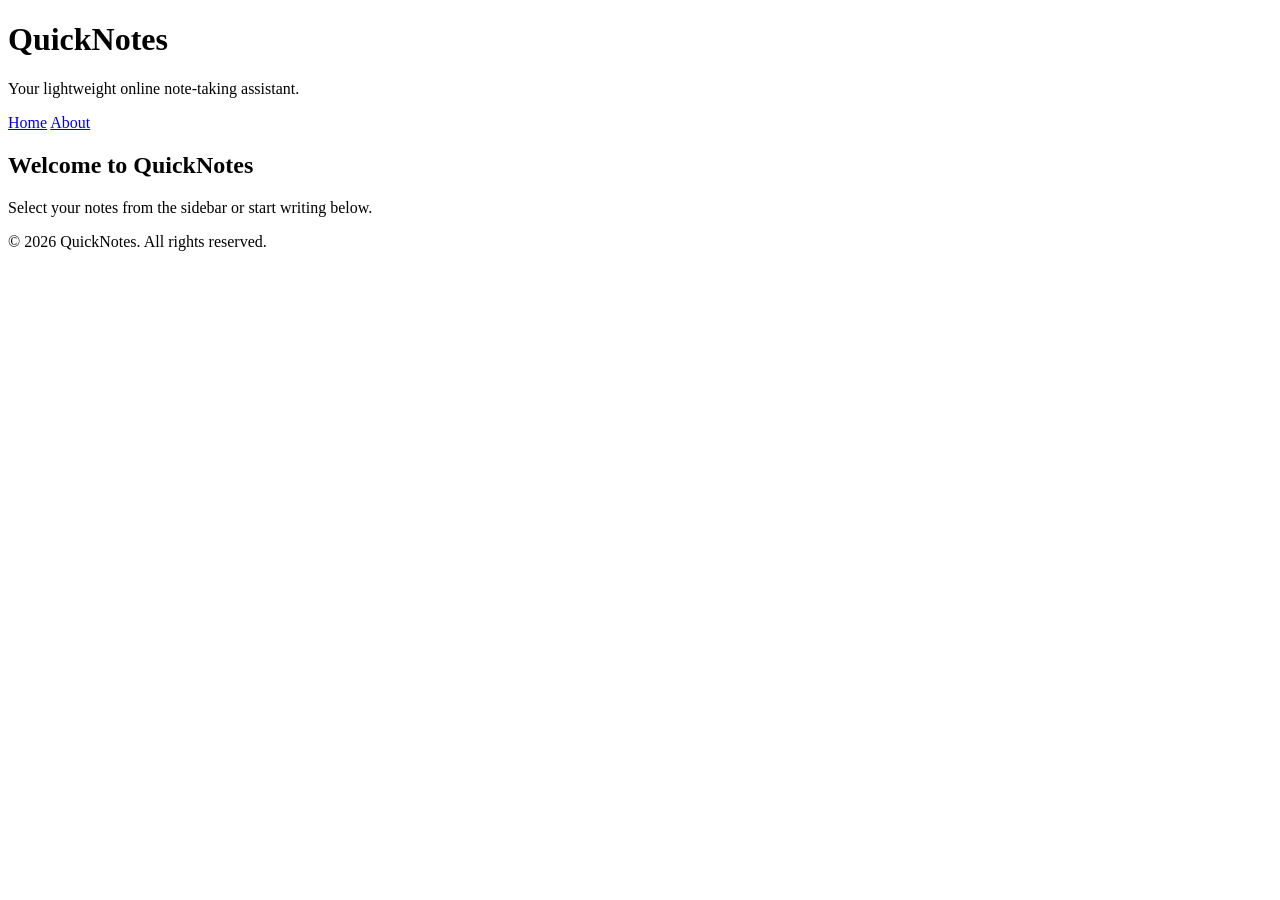
<file: Day 1/index.html>
<!DOCTYPE html>
<html lang="en">
<head>
  <meta charset="UTF-8">
    <meta name="viewport" content="width=device-width, initial-scale=1.0">
      <title>QuickNotes - Home</title>
      </head>
      <body>

        <header>
            <h1>QuickNotes</h1>
                <p>Your lightweight online note-taking assistant.</p>
                    <nav>
                          <a href="index.html">Home</a>
                                <a href="about.html">About</a>
                                    </nav>
                                      </header>

                                        <main>
                                            <h2>Welcome to QuickNotes</h2>
                                                <p>Select your notes from the sidebar or start writing below.</p>
                                                  </main>

                                                    <footer>
                                                        <p>&copy; 2026 QuickNotes. All rights reserved.</p>
                                                          </footer>

                                                          </body>
                                                          </html>
</file>
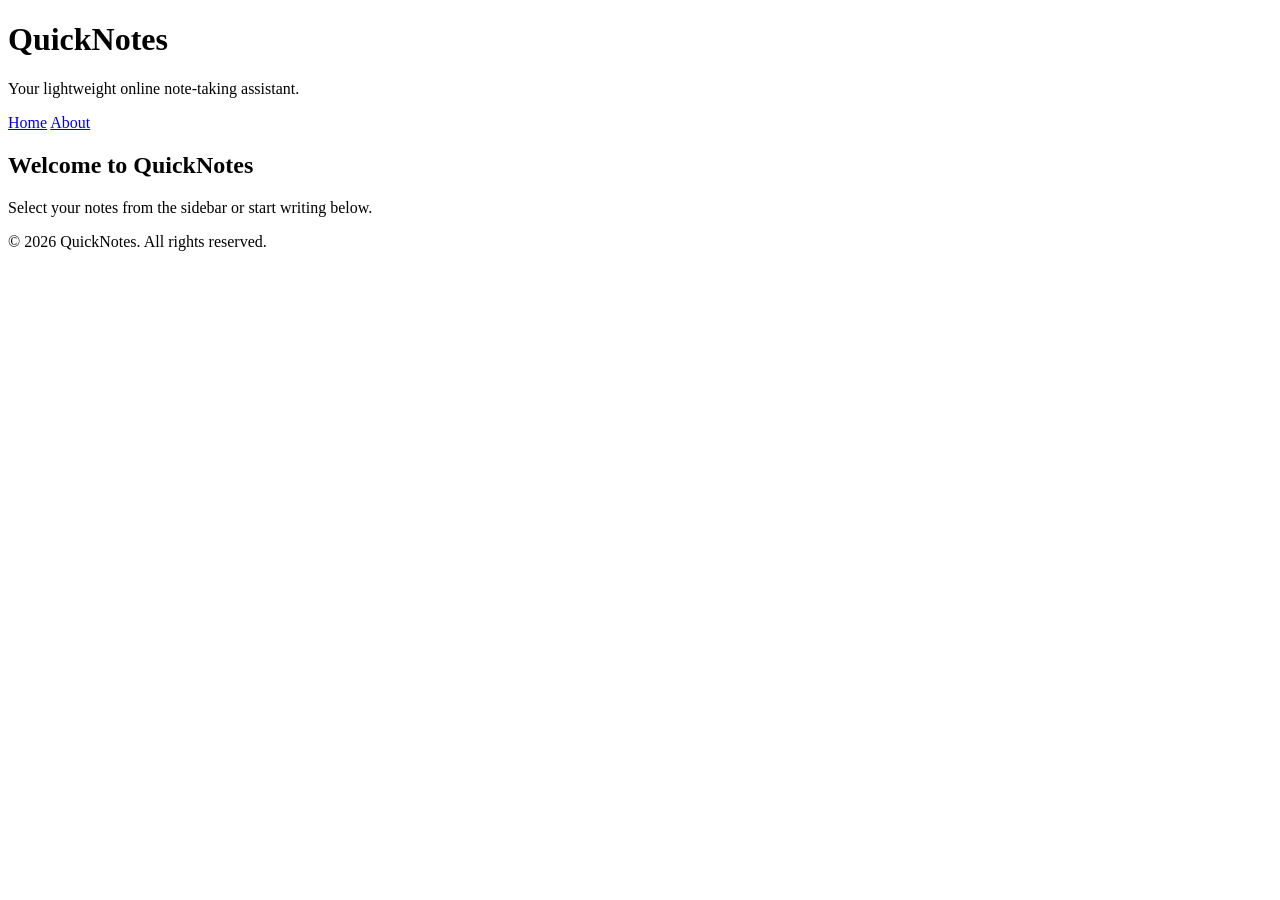
<file: day1/index.html>
<!DOCTYPE html>
<html lang="en">
<head>
  <meta charset="UTF-8">
    <meta name="viewport" content="width=device-width, initial-scale=1.0">
      <title>QuickNotes - Home</title>
      </head>
      <body>

        <header>
            <h1>QuickNotes</h1>
                <p>Your lightweight online note-taking assistant.</p>
                    <nav>
                          <a href="index.html">Home</a>
                                <a href="about.html">About</a>
                                    </nav>
                                      </header>

                                        <main>
                                            <h2>Welcome to QuickNotes</h2>
                                                <p>Select your notes from the sidebar or start writing below.</p>
                                                  </main>

                                                    <footer>
                                                        <p>&copy; 2026 QuickNotes. All rights reserved.</p>
                                                          </footer>

                                                          </body>
                                                          </html>
</file>
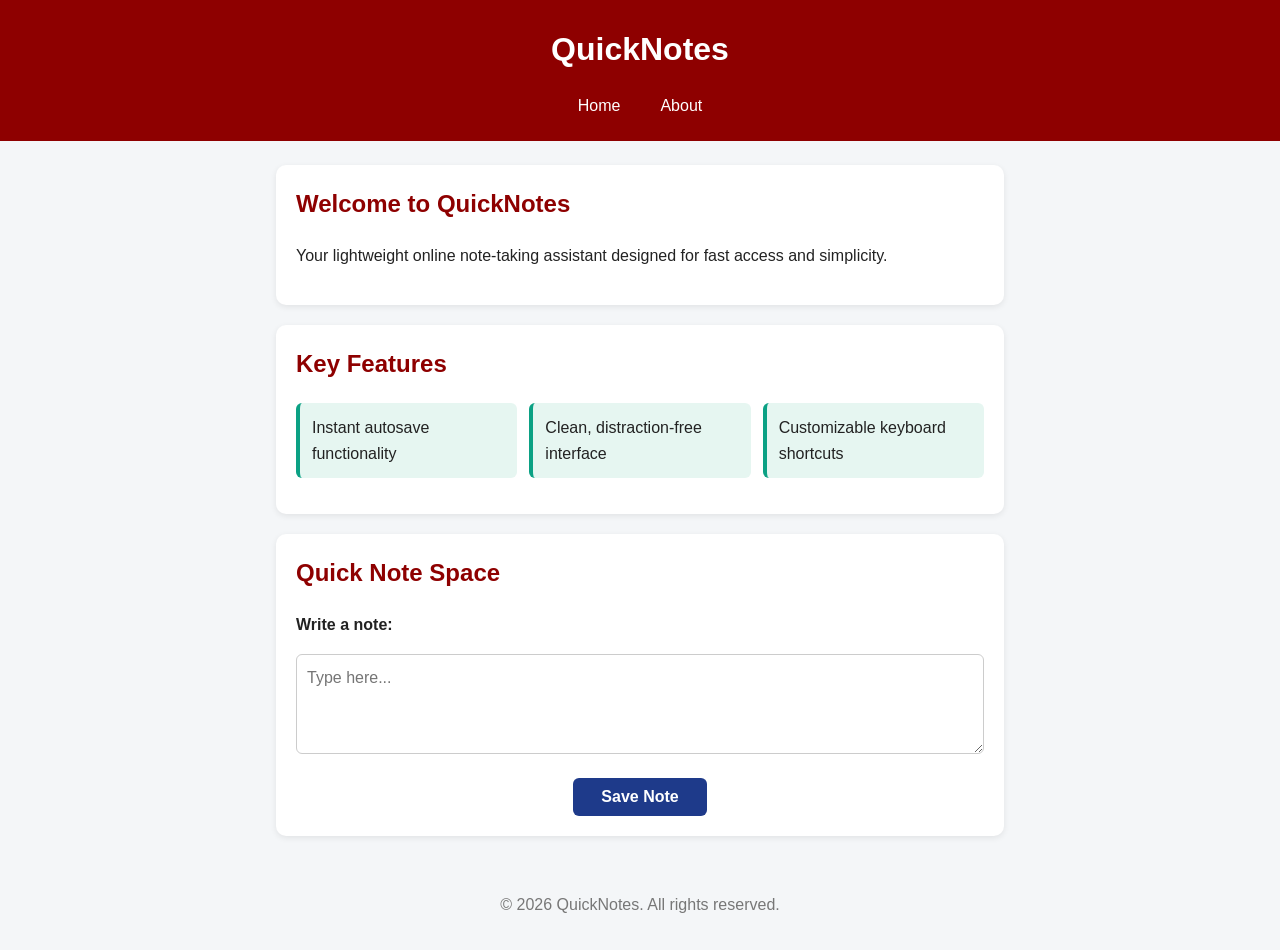
<file: day2/index.html>
<!DOCTYPE html>
<html lang="en">
<head>
  <meta charset="UTF-8" />
    <meta name="viewport" content="width=device-width, initial-scale=1.0" />
      <title>QuickNotes - Home</title>
        <link rel="stylesheet" href="style.css" />
        </head>
        <body>

          <header>
              <h1>QuickNotes</h1>
                  <nav>
                        <a href="index.html">Home</a>
                              <a href="about.html">About</a>
                                  </nav>
                                    </header>

                                      <main>
                                          <section>
                                                <h2>Welcome to QuickNotes</h2>
                                                      <p>Your lightweight online note-taking assistant designed for fast access and simplicity.</p>
                                                          </section>

                                                              <section>
                                                                    <h2>Key Features</h2>
                                                                          <ul class="features">
                                                                                  <li>Instant autosave functionality</li>
                                                                                          <li>Clean, distraction-free interface</li>
                                                                                                  <li>Customizable keyboard shortcuts</li>
                                                                                                        </ul>
                                                                                                            </section>

                                                                                                                <section>
                                                                                                                      <h2>Quick Note Space</h2>
                                                                                                                            <form action="#" method="post">
                                                                                                                                    <label for="note">Write a note:</label>
                                                                                                                                            <textarea id="note" name="note" placeholder="Type here..."></textarea>
                                                                                                                                                    <button type="submit">Save Note</button>
                                                                                                                                                          </form>
                                                                                                                                                              </section>
                                                                                                                                                                </main>

                                                                                                                                                                  <footer>
                                                                                                                                                                      <p>&copy; 2026 QuickNotes. All rights reserved.</p>
                                                                                                                                                                        </footer>

                                                                                                                                                                        </body>
                                                                                                                                                                        </html>
</file>
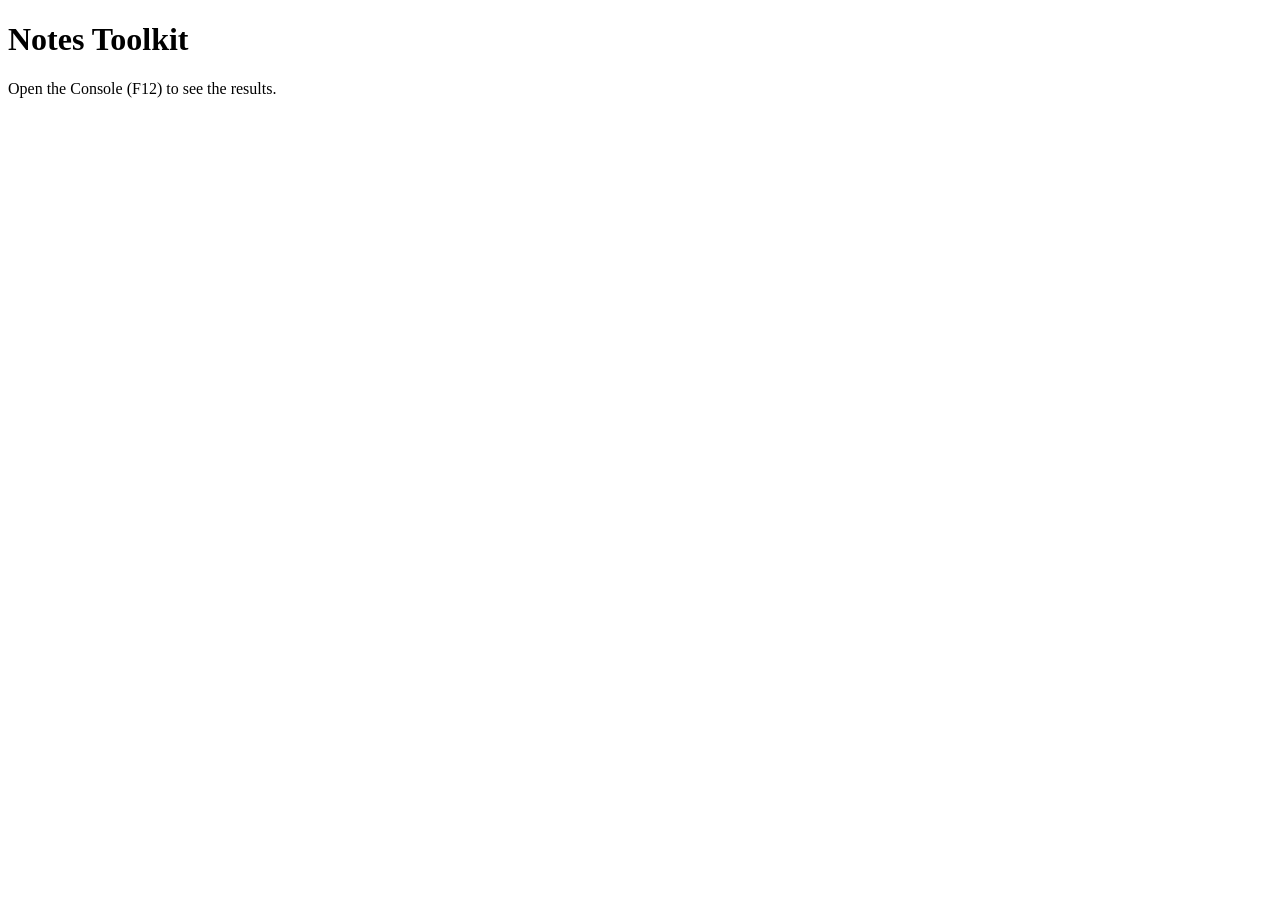
<file: day3/index.html>
<!DOCTYPE html>
<html lang="en">
  <head>
    <meta charset="UTF-8" />
    <title>Notes Toolkit</title>
    <script src="script.js" defer></script>
  </head>
  <body>
    <h1>Notes Toolkit</h1>
    <p>Open the Console (F12) to see the results.</p>
  </body>
</html>
</file>
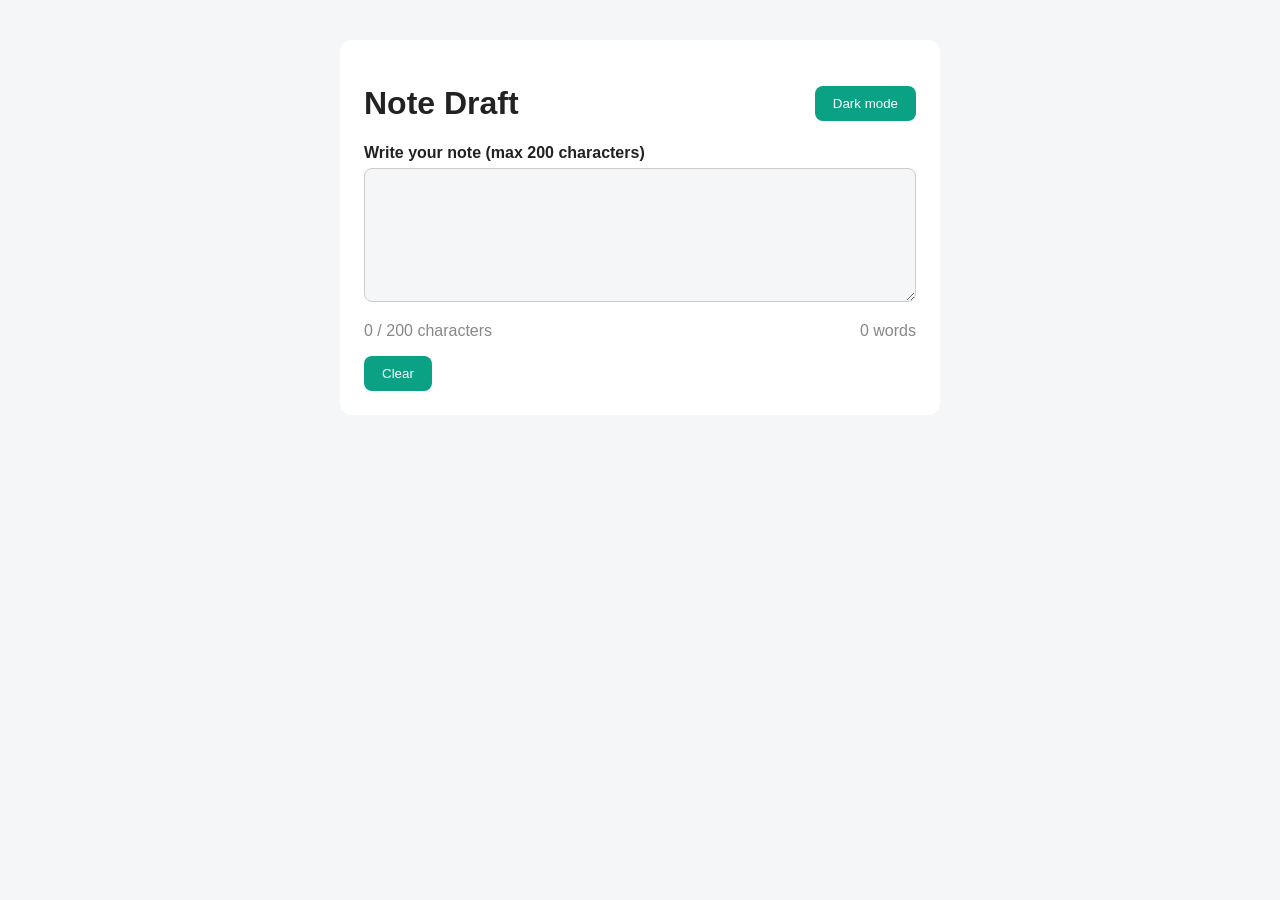
<file: day4/index.html>
<!DOCTYPE html>
<html lang="en">
  <head>
    <meta charset="UTF-8" />
    <meta name="viewport" content="width=device-width, initial-scale=1.0" />
    <title>Note Draft</title>
    <link rel="stylesheet" href="style.css" />
    <script src="script.js" defer></script>
  </head>
  <body>
    <main>
      <div class="top-bar">
        <h1>Note Draft</h1>
        <button type="button" id="theme-toggle">Dark mode</button>
      </div>

      <label for="note-text">Write your note (max 200 characters)</label>
      <textarea id="note-text" rows="6"></textarea>

      <div class="counters">
        <p id="char-count">0 / 200 characters</p>
        <p id="word-count">0 words</p>
      </div>

      <button type="button" id="clear-btn">Clear</button>
    </main>
  </body>
</html>
</file>
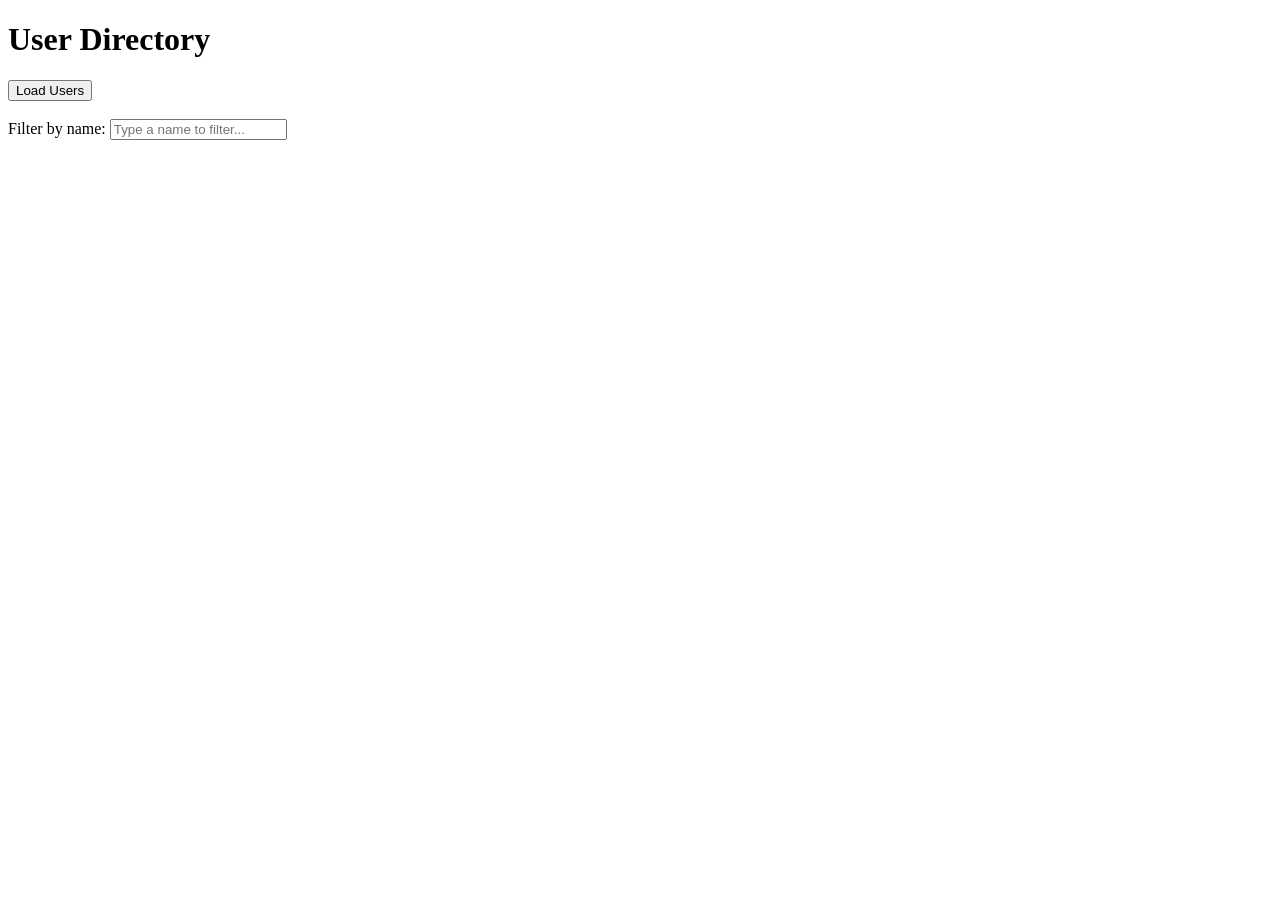
<file: day5/index.html>
<!DOCTYPE html>
<html lang="en">
<head>
  <meta charset="UTF-8" />
  <meta name="viewport" content="width=device-width, initial-scale=1.0" />
  <title>Day 5 - User Directory & API Design</title>
  <script src="users.js" defer></script>
</head>
<body>

  <h1>User Directory</h1>

  <div>
    <button id="load-users">Load Users</button>
  </div>

  <br />

  <div>
    <label for="filter-input">Filter by name:</label>
    <input type="text" id="filter-input" placeholder="Type a name to filter..." />
  </div>

  <p id="status"></p>

  <ul id="users-list"></ul>

</body>
</html>
</file>
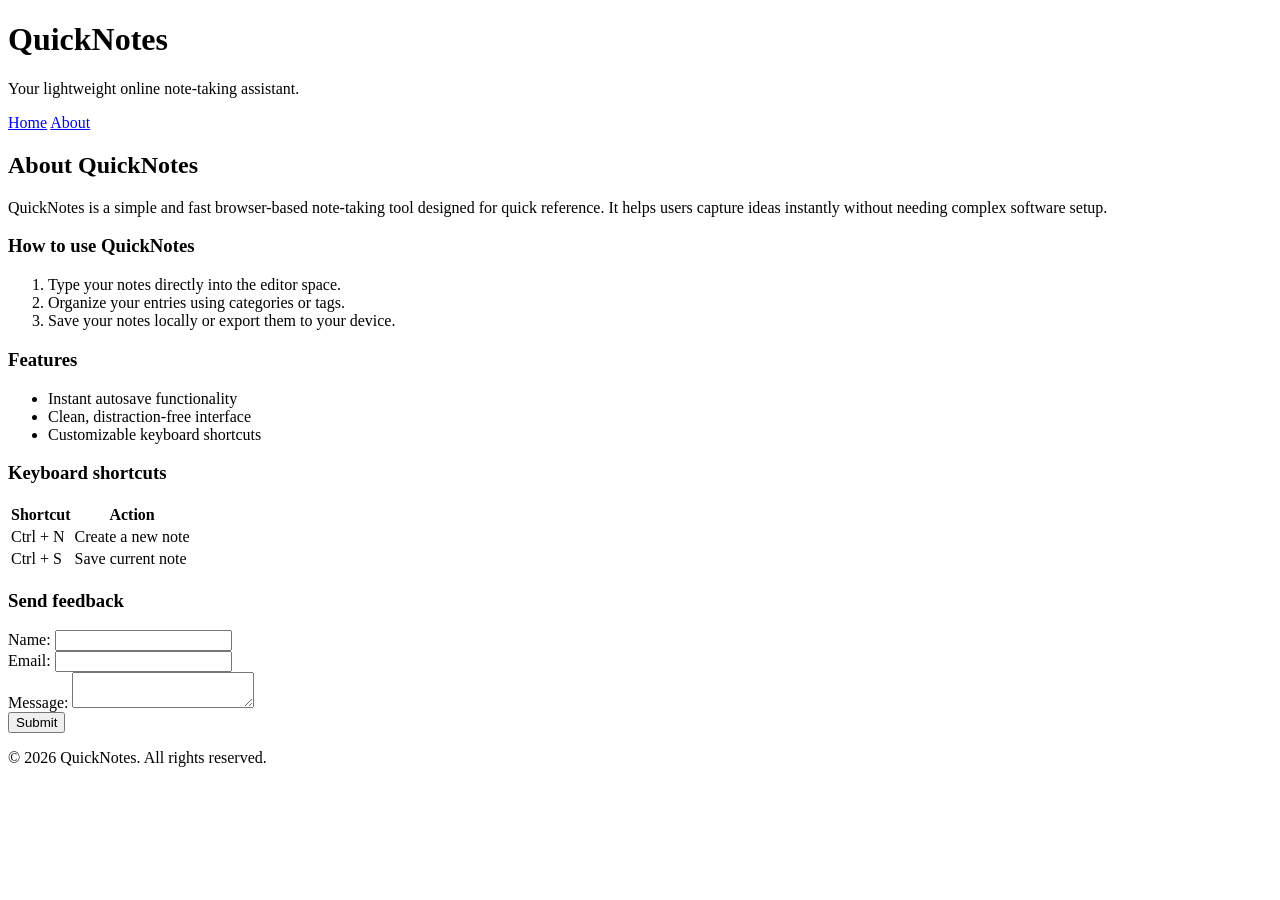
<file: Day 1/about.html>
<!DOCTYPE html>
<html lang="en">
<head>
  <meta charset="UTF-8">
    <meta name="viewport" content="width=device-width, initial-scale=1.0">
      <title>QuickNotes - About</title>
      </head>
      <body>

        <header>
            <h1>QuickNotes</h1>
                <p>Your lightweight online note-taking assistant.</p>
                    <nav>
                          <a href="index.html">Home</a>
                                <a href="about.html">About</a>
                                    </nav>
                                      </header>

                                        <main>
                                            <h2>About QuickNotes</h2>
                                                <p>QuickNotes is a simple and fast browser-based note-taking tool designed for quick reference. It helps users capture ideas instantly without needing complex software setup.</p>

                                                    <section>
                                                          <h3>How to use QuickNotes</h3>
                                                                <ol>
                                                                        <li>Type your notes directly into the editor space.</li>
                                                                                <li>Organize your entries using categories or tags.</li>
                                                                                        <li>Save your notes locally or export them to your device.</li>
                                                                                              </ol>
                                                                                                  </section>

                                                                                                      <section>
                                                                                                            <h3>Features</h3>
                                                                                                                  <ul>
                                                                                                                          <li>Instant autosave functionality</li>
                                                                                                                                  <li>Clean, distraction-free interface</li>
                                                                                                                                          <li>Customizable keyboard shortcuts</li>
                                                                                                                                                </ul>
                                                                                                                                                    </section>

                                                                                                                                                        <section>
                                                                                                                                                              <h3>Keyboard shortcuts</h3>
                                                                                                                                                                    <table>
                                                                                                                                                                            <thead>
                                                                                                                                                                                      <tr>
                                                                                                                                                                                                  <th scope="col">Shortcut</th>
                                                                                                                                                                                                              <th scope="col">Action</th>
                                                                                                                                                                                                                        </tr>
                                                                                                                                                                                                                                </thead>
                                                                                                                                                                                                                                        <tbody>
                                                                                                                                                                                                                                                  <tr>
                                                                                                                                                                                                                                                              <td>Ctrl + N</td>
                                                                                                                                                                                                                                                                          <td>Create a new note</td>
                                                                                                                                                                                                                                                                                    </tr>
                                                                                                                                                                                                                                                                                              <tr>
                                                                                                                                                                                                                                                                                                          <td>Ctrl + S</td>
                                                                                                                                                                                                                                                                                                                      <td>Save current note</td>
                                                                                                                                                                                                                                                                                                                                </tr>
                                                                                                                                                                                                                                                                                                                                        </tbody>
                                                                                                                                                                                                                                                                                                                                              </table>
                                                                                                                                                                                                                                                                                                                                                  </section>

                                                                                                                                                                                                                                                                                                                                                      <section>
                                                                                                                                                                                                                                                                                                                                                            <h3>Send feedback</h3>
                                                                                                                                                                                                                                                                                                                                                                  <form action="#" method="post">
                                                                                                                                                                                                                                                                                                                                                                          <div>
                                                                                                                                                                                                                                                                                                                                                                                    <label for="user-name">Name:</label>
                                                                                                                                                                                                                                                                                                                                                                                              <input type="text" id="user-name" name="name" required>
                                                                                                                                                                                                                                                                                                                                                                                                      </div>
                                                                                                                                                                                                                                                                                                                                                                                                              <div>
                                                                                                                                                                                                                                                                                                                                                                                                                        <label for="user-email">Email:</label>
                                                                                                                                                                                                                                                                                                                                                                                                                                  <input type="email" id="user-email" name="email" required>
                                                                                                                                                                                                                                                                                                                                                                                                                                          </div>
                                                                                                                                                                                                                                                                                                                                                                                                                                                  <div>
                                                                                                                                                                                                                                                                                                                                                                                                                                                            <label for="user-message">Message:</label>
                                                                                                                                                                                                                                                                                                                                                                                                                                                                      <textarea id="user-message" name="message" required></textarea>
                                                                                                                                                                                                                                                                                                                                                                                                                                                                              </div>
                                                                                                                                                                                                                                                                                                                                                                                                                                                                                      <div>
                                                                                                                                                                                                                                                                                                                                                                                                                                                                                                <button type="submit">Submit</button>
                                                                                                                                                                                                                                                                                                                                                                                                                                                                                                        </div>
                                                                                                                                                                                                                                                                                                                                                                                                                                                                                                              </form>
                                                                                                                                                                                                                                                                                                                                                                                                                                                                                                                  </section>
                                                                                                                                                                                                                                                                                                                                                                                                                                                                                                                    </main>

                                                                                                                                                                                                                                                                                                                                                                                                                                                                                                                      <footer>
                                                                                                                                                                                                                                                                                                                                                                                                                                                                                                                          <p>&copy; 2026 QuickNotes. All rights reserved.</p>
                                                                                                                                                                                                                                                                                                                                                                                                                                                                                                                            </footer>

                                                                                                                                                                                                                                                                                                                                                                                                                                                                                                                            </body>
                                                                                                                                                                                                                                                                                                                                                                                                                                                                                                                            </html>
</file>
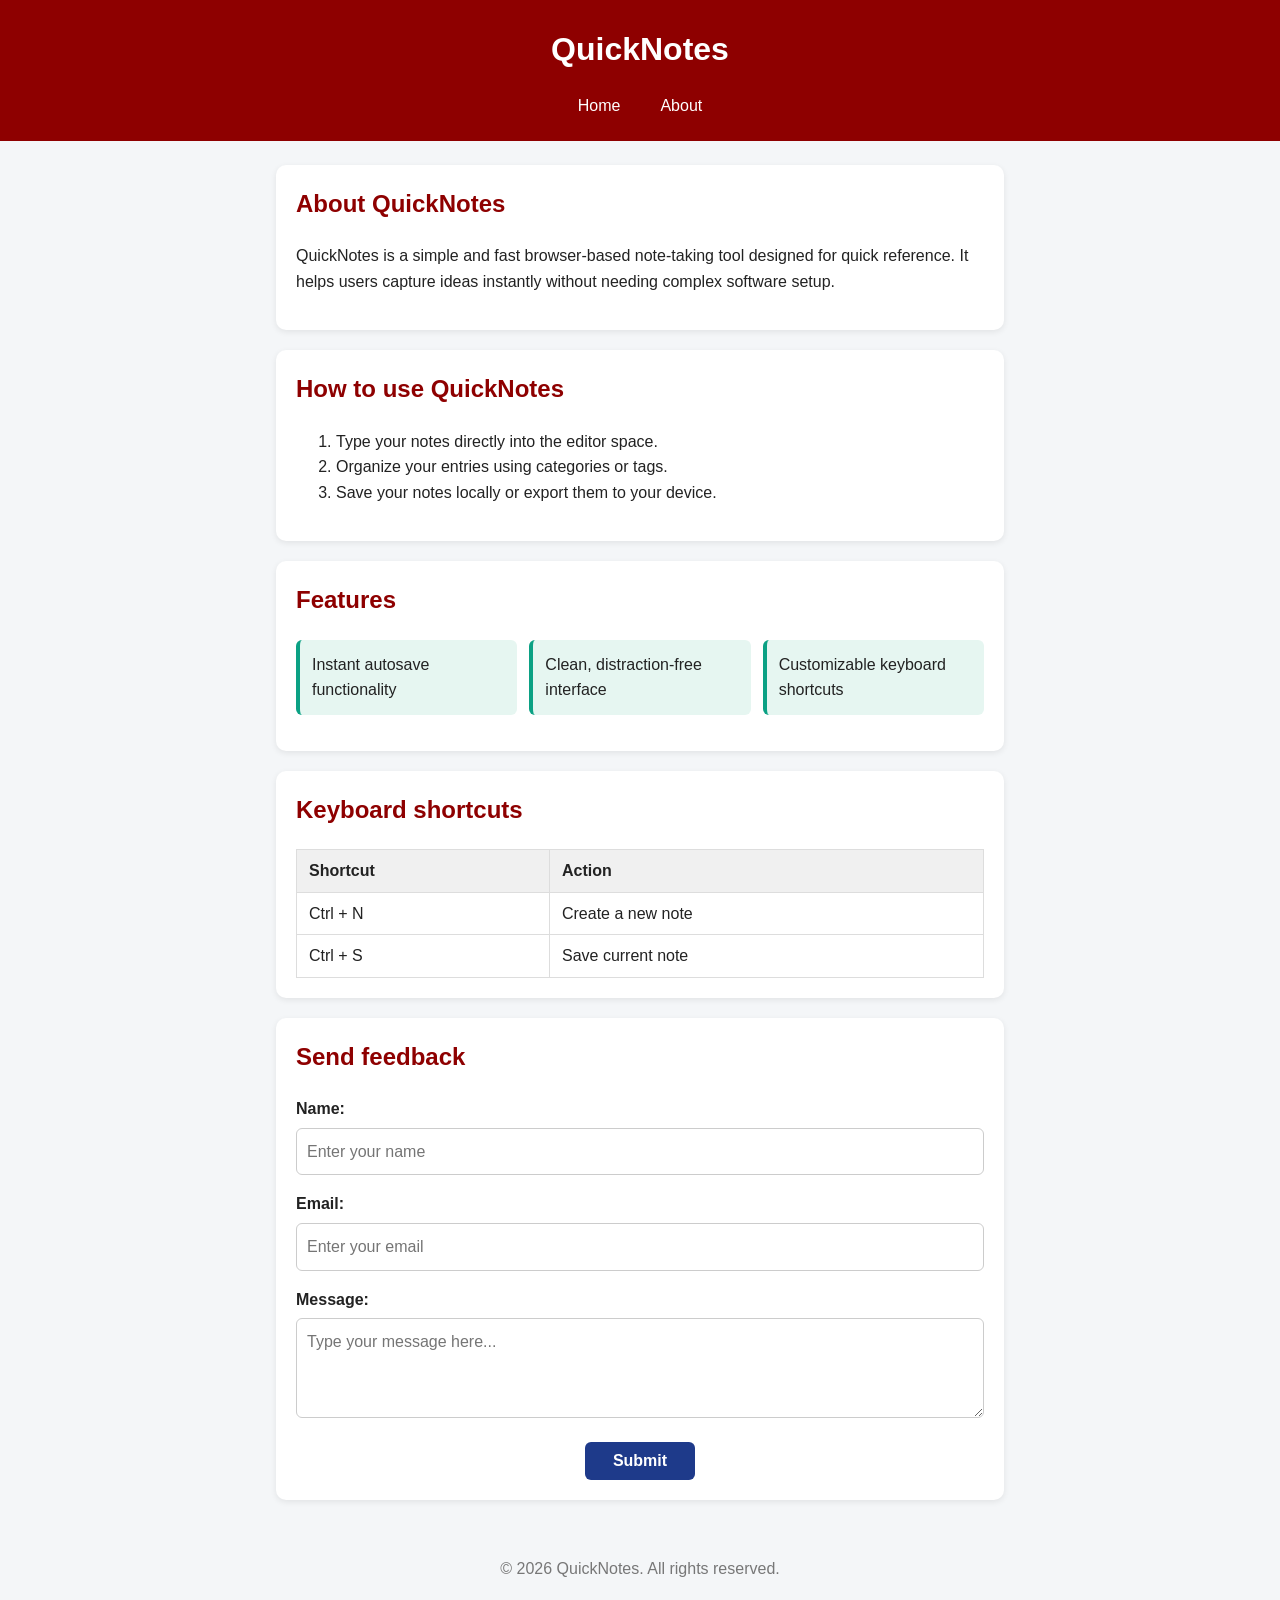
<file: day2/about.html>
<!DOCTYPE html>
<html lang="en">
<head>
  <meta charset="UTF-8" />
  <meta name="viewport" content="width=device-width, initial-scale=1.0" />
  <title>QuickNotes - About</title>
  <link rel="stylesheet" href="style.css" />
</head>
<body>

  <header>
    <h1>QuickNotes</h1>
    <nav>
      <a href="index.html">Home</a>
      <a href="about.html">About</a>
    </nav>
  </header>

  <main>
    <section>
      <h2>About QuickNotes</h2>
      <p>QuickNotes is a simple and fast browser-based note-taking tool designed for quick reference. It helps users capture ideas instantly without needing complex software setup.</p>
    </section>

    <section>
      <h2>How to use QuickNotes</h2>
      <ol>
        <li>Type your notes directly into the editor space.</li>
        <li>Organize your entries using categories or tags.</li>
        <li>Save your notes locally or export them to your device.</li>
      </ol>
    </section>

    <section>
      <h2>Features</h2>
      <ul class="features">
        <li>Instant autosave functionality</li>
        <li>Clean, distraction-free interface</li>
        <li>Customizable keyboard shortcuts</li>
      </ul>
    </section>

    <section>
      <h2>Keyboard shortcuts</h2>
      <table>
        <thead>
          <tr>
            <th>Shortcut</th>
            <th>Action</th>
          </tr>
        </thead>
        <tbody>
          <tr>
            <td>Ctrl + N</td>
            <td>Create a new note</td>
          </tr>
          <tr>
            <td>Ctrl + S</td>
            <td>Save current note</td>
          </tr>
        </tbody>
      </table>
    </section>

    <section>
      <h2>Send feedback</h2>
      <form action="#" method="post">
        <div class="form-group">
          <label for="name">Name:</label>
          <input type="text" id="name" name="name" placeholder="Enter your name" required />
        </div>
        
        <div class="form-group">
          <label for="email">Email:</label>
          <input type="email" id="email" name="email" placeholder="Enter your email" required />
        </div>
        
        <div class="form-group">
          <label for="message">Message:</label>
          <textarea id="message" name="message" placeholder="Type your message here..." required></textarea>
        </div>
        
        <button type="submit">Submit</button>
      </form>
    </section>
  </main>

  <footer>
    <p>&copy; 2026 QuickNotes. All rights reserved.</p>
  </footer>

</body>
</html>
</file>
<file: day2/style.css>
/* 1. Reset and base styles */
*,
*::before,
*::after {
  box-sizing: border-box;
}

body {
  margin: 0;
  font-family: "Segoe UI", Arial, sans-serif;
  background-color: #f4f6f8;
  color: #222;
  line-height: 1.6;
}

/* 2. Header */
header {
  background-color: #8e0000;
  color: white;
  text-align: center;
  padding: 24px 16px 16px;
}

header h1 {
  margin: 0;
}

/* 3. Navigation with Flexbox */
nav {
  display: flex;
  justify-content: center;
  gap: 16px;
  margin-top: 12px;
}

nav a {
  color: white;
  text-decoration: none;
  padding: 6px 12px;
  border-radius: 6px;
  transition: background-color 0.2s ease;
}

nav a:hover {
  background-color: rgba(255, 255, 255, 0.2);
}

/* 4. Main content and section cards */
main {
  max-width: 760px;
  margin: 24px auto;
  padding: 0 16px;
}

section {
  background: white;
  padding: 20px;
  border-radius: 10px;
  margin-bottom: 20px;
  box-shadow: 0 2px 6px rgba(0, 0, 0, 0.08);
}

h2,
h3 {
  color: #8e0000;
  margin-top: 0;
}

/* 5. Features as a responsive grid of cards */
.features {
  list-style: none;
  padding: 0;
  display: grid;
  grid-template-columns: repeat(auto-fit, minmax(180px, 1fr));
  gap: 12px;
}

.features li {
  background-color: #e6f6f1;
  border-left: 4px solid #0ba184;
  padding: 12px;
  border-radius: 6px;
}

/* 6. Shortcuts table */
table {
  width: 100%;
  border-collapse: collapse;
}

th,
td {
  border: 1px solid #ddd;
  padding: 8px 12px;
  text-align: left;
}

th {
  background-color: #f0f0f0;
}

/* 7. Forms */
form {
  display: flex;
  flex-direction: column;
  gap: 16px;
}

.form-group {
  display: flex;
  flex-direction: column;
  gap: 6px;
}

label {
  font-weight: bold;
  color: #222;
}

input,
textarea {
  width: 100%;
  padding: 10px;
  border: 1px solid #ccc;
  border-radius: 6px;
  font: inherit;
}

textarea {
  resize: vertical;
  min-height: 100px;
}

input:focus,
textarea:focus {
  outline: 2px solid #1e3a8a;
  border-color: #1e3a8a;
}

button {
  align-self: center;
  background-color: #1e3a8a; /* Dark Blue */
  color: white;
  border: none;
  padding: 10px 28px;
  border-radius: 6px;
  font-size: 1rem;
  font-weight: 600;
  cursor: pointer;
  margin-top: 8px;
  transition: background-color 0.2s ease, transform 0.2s ease;
}

button:hover {
  background-color: #172554; /* Deeper Dark Blue hover */
  transform: translateY(-2px);
}

/* 8. Footer */
footer {
  text-align: center;
  color: #777;
  padding: 16px;
}

/* 9. Small screens */
@media (max-width: 600px) {
  header {
    padding: 16px 12px 12px;
  }

  header h1 {
    font-size: 1.6rem;
  }

  section {
    padding: 16px;
  }
}
</file>
<file: day4/style.css>
:root {
  --bg: #f4f6f8;
  --card: #ffffff;
  --text: #222222;
  --border: #cccccc;
  --accent: #0ba184;
}

body.dark {
  --bg: #121212;
  --card: #1e1e1e;
  --text: #eeeeee;
  --border: #444444;
  --accent: #34d3b1;
}

*,
*::before,
*::after {
  box-sizing: border-box;
}

body {
  margin: 0;
  font-family: "Segoe UI", Arial, sans-serif;
  background: var(--bg);
  color: var(--text);
  transition: background 0.3s ease, color 0.3s ease;
}

main {
  max-width: 600px;
  margin: 40px auto;
  padding: 24px;
  background: var(--card);
  border-radius: 12px;
}

.top-bar {
  display: flex;
  justify-content: space-between;
  align-items: center;
}

label {
  display: block;
  font-weight: bold;
  margin-bottom: 6px;
}

textarea {
  width: 100%;
  padding: 12px;
  border: 1px solid var(--border);
  border-radius: 8px;
  background: var(--bg);
  color: var(--text);
  font: inherit;
}

.counters {
  display: flex;
  justify-content: space-between;
  color: #888;
}

.warning {
  color: #d97706;
}

.over {
  color: #b91c1c;
  font-weight: bold;
}

button {
  background: var(--accent);
  color: white;
  border: none;
  padding: 10px 18px;
  border-radius: 8px;
  cursor: pointer;
}
</file>
